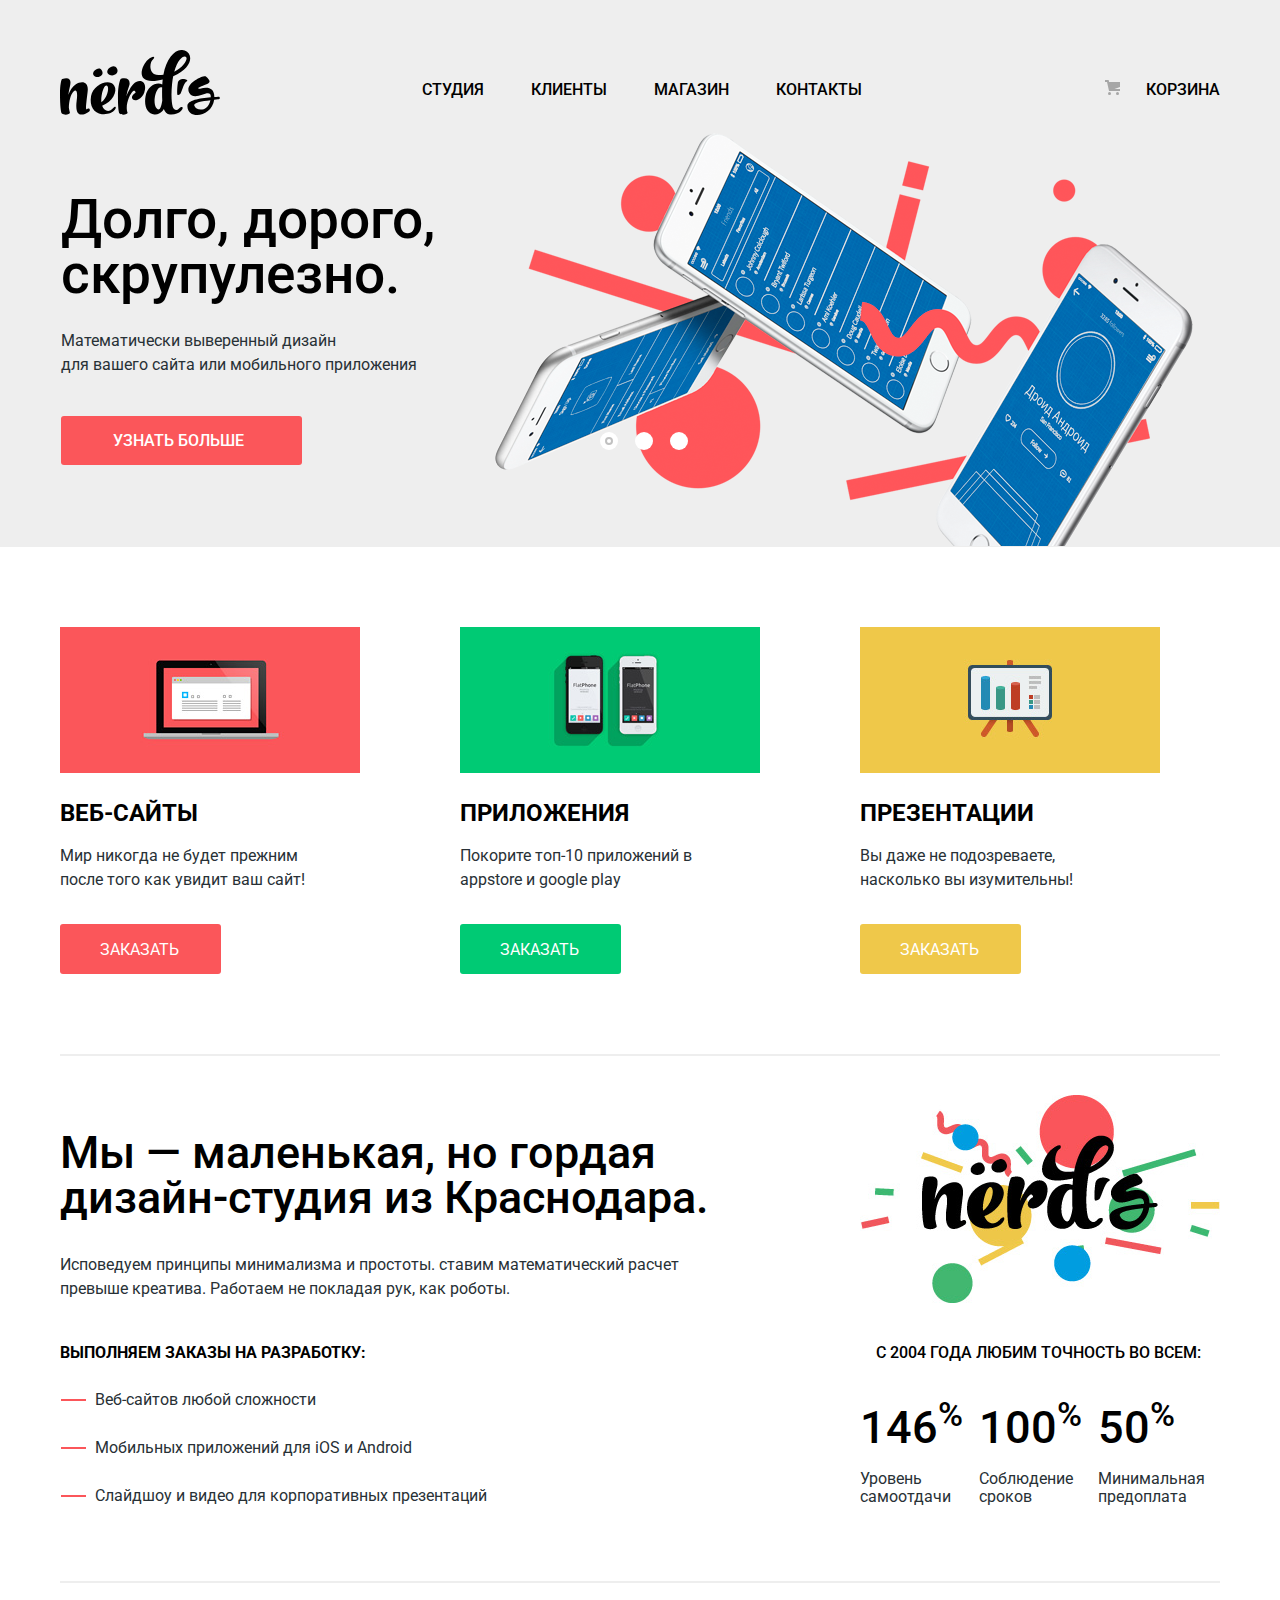
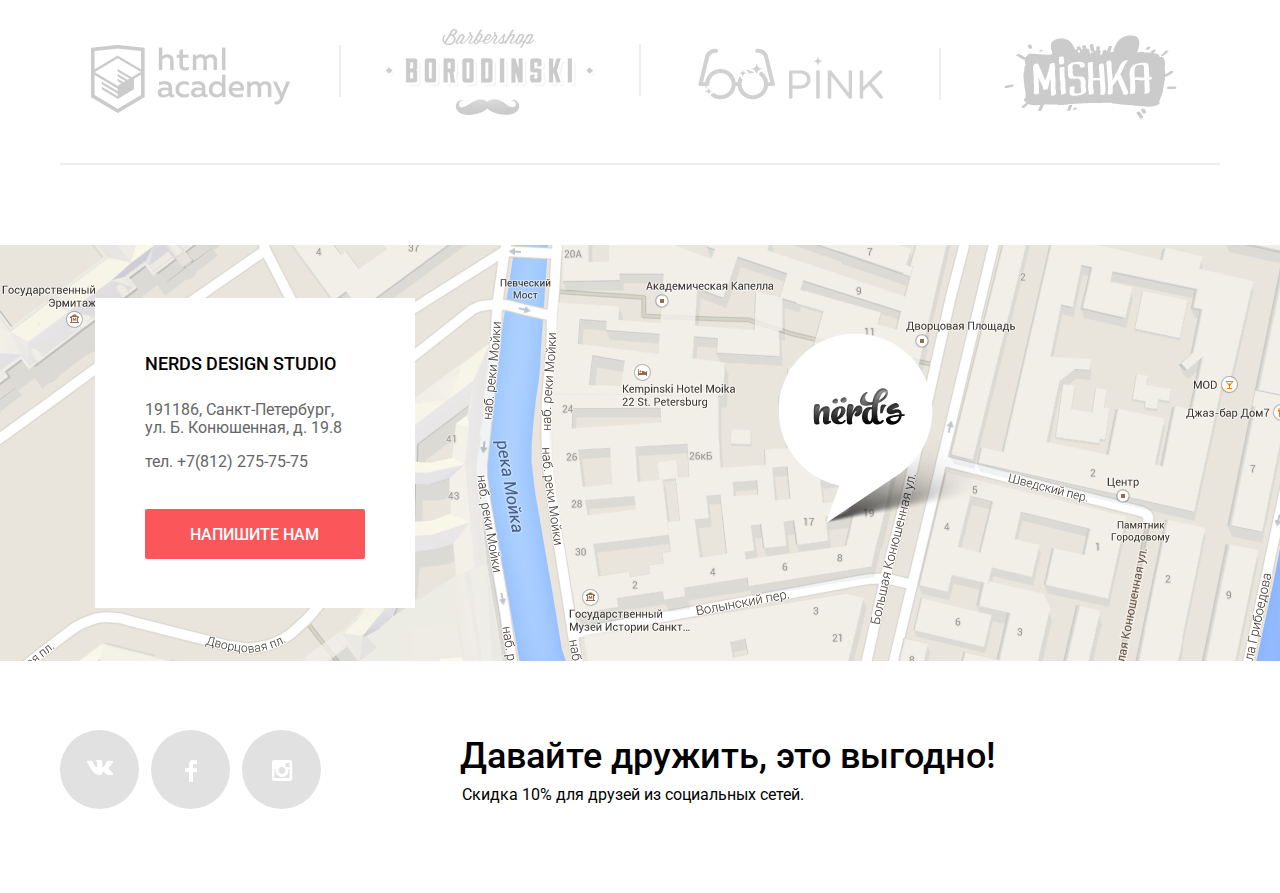
<file: index.html>
<!DOCTYPE html>
<html lang="ru">
  <head>
    <meta charset="utf-8">
    <title>HTML Academy: Нёрдс</title>
    <link href="https://fonts.googleapis.com/css?family=Roboto:400,400i,500,500i,700,700i,900,900i&display=swap&subset=cyrillic,cyrillic-ext,latin-ext" rel="stylesheet">
    <link href="css/normalize.css" rel="stylesheet">
    <link rel="stylesheet" href="css/style.min.css">
  </head>
  <body>
    <header class="header-top">
      <div class="header-top-container">
        <div class="header-top-container-1">
          <nav class="menu">
            <div class="menu-item-1">
              <a class="logo"><img src="img/nerds-logo.svg" alt="Логотип Нёрдс студии" width="160" height="65"></a>
                <ul class="site-nav">
                  <li class="active"><a href="#studio">Студия</a></li>
                  <li class="active"><a href="#client">Клиенты</a></li>
                  <li class="active"><a href="catalog.html">Магазин</a></li>
                  <li class="active"><a href="#contact">Контакты</a></li>
                </ul>
                <ul class="basket">
                  <li class="active">
                    <a class="box" href="#">
                      <svg version="1.1" id="Layer_1" xmlns="http://www.w3.org/2000/svg" xmlns:xlink="http://www.w3.org/1999/xlink" x="0px" y="0px"
                      	 width="15px" height="15px" viewBox="0 0 15 15" enable-background="new 0 0 15 15" xml:space="preserve">
                      <g>
                      	<circle cx="4.5" cy="13.5" r="1.5"/>
                      	<circle cx="12.5" cy="13.5" r="1.5"/>
                      	<polygon points="15,2 4.07,2 3.648,0 0,0 0,2 2.031,2 4.016,11 15,11 15,9 9.441,9 15,6.951 	"/>
                      </g>
                      </svg>
                      Корзина</a></li>
                </ul>
            </div>
          </nav>
        </div>
      </div>
    </header>

    <main class="content">
      <input class="visually-hidden sliders" type="radio" id="product-first" name="toggle" checked>
      <input class="visually-hidden sliders" type="radio" id="product-second" name="toggle">
      <input class="visually-hidden sliders" type="radio" id="product-third" name="toggle">

      <h1 class="visually-hidden">Дизайн студия «Nerds»</h1>

      <div class="header-top-container-2">
        <section class="slider">
          <div class="slider-controls">
            <label for="product-first">Первый</label>
            <label for="product-second">Второй</label>
            <label for="product-third">Третий</label>
          </div>
          <ul class="slider-list">
            <li class="slider-item slide" id="slide1">
              <h3 class="slide-title">Долго, дорого, скрупулезно.</h3>
              <p class="slide-paragraf">Математически выверенный дизайн<br>
              для вашего сайта или мобильного приложения</p>
              <a class="slide-button" href="#">Узнать больше</a>
            </li>
            <li class="slider-item slide" id="slide2">
              <h3 class="slide-title">Любим математику как никто другой</h3>
              <p class="slide-paragraf">Никакого креатива, только математические формулы для расчета идеальных пропорций.</p>
              <a class="slide-button" href="#">Узнать больше</a>
            </li>
            <li class="slider-item slide" id="slide3">
              <h3 class="slide-title">Только ночь,<br> только хардкор</h3>
              <p class="slide-paragraf">Работать днем, как все? Мы против этого.<br> Ближе к полуночи работа только начинается.</p>
              <a class="slide-button" href="#">Узнать больше</a>
            </li>
          </ul>
        </section>
      </div>

      <section class="services">
        <div class="servises-container">
          <div class="services-item">
            <img src="img/illustration-1.png" width="300" height="146" alt="Иконка веб-сайта">
            <h3>Веб-сайты</h3>
            <p>Мир никогда не будет прежним
            после того как увидит ваш сайт!</p>
            <a href="#">Заказать</a>
          </div>
          <div class="services-item">
            <img src="img/illustration-2.png" width="300" height="146" alt="Иконка мобильных приложений">
            <h3>Приложения</h3>
            <p>Покорите топ-10 приложений в
              appstore и google play</p>
            <a href="#">Заказать</a>
          </div>
          <div class="services-item">
            <img src="img/illustration-3.png" width="300" height="146" alt="Иконка презентаций">
            <h3>Презентации</h3>
            <p>Вы даже не подозреваете,
            насколько вы изумительны!</p>
            <a href="#">Заказать</a>
          </div>
        </div>
      </section>

      <section id="studio" class="info-privilege">
        <h2 class="visually-hidden">Преимущества</h2>
        <div class="info">
          <p class="info-item-1">Мы &#8212; маленькая, но гордая дизайн-студия из Краснодара.</p>
          <p class="info-item-2">Исповедуем принципы минимализма и простоты. ставим математический расчет превыше креатива. Работаем не покладая рук, как роботы.</p>
          <p class="info-item-3">Выполняем заказы на разработку:</p>
          <ul>
            <li><p class="info-item-4">Веб-сайтов любой сложности</p></li>
            <li><p class="info-item-4">Мобильных приложений для iOS и Android</p></li>
            <li><p class="info-item-4">Слайдшоу и видео для корпоративных презентаций</p></li>
          </ul>
        </div>

        <div class="privilege-item">
          <img src="img/nerds-illustration.png" width="360" height="208" alt="Изображение логотипа дизайн студии и её преимуществ">
          <p>С 2004 года любим точность во всем:</p>
          <dl>
            <div>
              <dt>146<sup>%</sup></dt>
              <dd>Уровень самоотдачи</dd>
            </div>
            <div>
              <dt>100<sup>%</sup></dt>
              <dd>Соблюдение сроков</dd>
            </div>
            <div>
              <dt>50<sup>%</sup></dt>
              <dd>Минимальная предоплата</dd>
            </div>
          </dl>
        </div>
      </section>

      <section id="client" class="works">
        <h2 class="visually-hidden">Выполненные проекты</h2>
        <ul>
          <li class="active-works"><a href="https://htmlacademy.ru/intensive/htmlcss"><img src="img/logo-1.png" alt="HTMLAcademy" width="199" height="68"></a></li>
          <li class="active-works"><a href="#"><img src="img/logo-2.png" alt="borodinski" width="209" height="90"></a></li>
          <li class="active-works"><a href="#"><img src="img/logo-3.png" alt="pink" width="185" height="52"></a></li>
          <li class="active-works"><a href="#"><img src="img/logo-4.png" alt="mishka" width="173" height="84"></a></li>
        </ul>
      </section>

    </main>

    <section id="contact" class="contacts">
      <div class="yandex-map">

      <iframe class="google-maps" src="https://www.google.com/maps/embed?pb=!1m18!1m12!1m3!1d1998.5989424123754!2d30.320894615769383!3d59.938796869048296!2m3!1f0!2f0!3f0!3m2!1i1024!2i768!4f13.1!3m3!1m2!1s0x4696310fca5ba729%3A0xea9c53d4493c879f!2z0JHQvtC70YzRiNCw0Y8g0JrQvtC90Y7RiNC10L3QvdCw0Y8g0YPQuy4sIDE5LCDQodCw0L3QutGCLdCf0LXRgtC10YDQsdGD0YDQsywgMTkxMTg2!5e0!3m2!1sru!2sru!4v1583775264922!5m2!1sru!2sru" width="1440" height="416"  allowfullscreen=""></iframe>

      </div>
      <div class="contacts-item">
        <h2 class="visually-hidden">Контакты</h2>
        <p class="bold">Nerds design studio</p>
        <p class="adress">191186, Санкт-Петербург,<br> ул. Б. Конюшенная, д. 19.8</p>
        <p class="tel-item"><a class="tel" href="tel:+78122757575">тел. +7(812) 275-75-75</a></p>
        <a class="message" href="#">Напишите нам</a>
      </div>
      <img class="map-marker" src="img/map-marker.png" width="231" height="190" alt="Дизайн студия находится по адресу: город Санкт-Петербург, ул. Б. Конюшенная, д. 19.8 ">
    </section>


    <footer class="footer-main">
      <ul>
        <li><a href="#"><img src="img/vk-icon.svg" width="26" height="15" alt="ВК"></a></li>
        <li><a href="#"><img src="img/fb-icon.svg" width="12" height="22" alt="Фейсбук"></a></li>
        <li><a href="#"><img src="img/insta-icon.svg" width="21" height="21" alt="Инстаграм"></a></li>
      </ul>

      <div class="sale">
        <h3>Давайте дружить, это выгодно!</h3>
        <p>Скидка 10% для друзей из социальных сетей.<p>
      </div>
    </footer>

    <section class="modal-login">
      <h2 class="modal-title">Напишите нам</h2>
      <form class="login-form" action="https://echo.htmlacademy.ru" method="post">
        <div class="user-item-container">
          <label for="user-name"><span class="modal-text">Ваше имя:</span></label>
          <input class="user-item" type="text" id="user-name" name="user-name" placeholder="Имя Фамилия" >
        </div>

        <div class="user-item-container">
          <label for="user-email"><span class="modal-text">Ваш e-mail:</span></label>
          <input class="user-item" type="email" id="user-email" name="user-email" placeholder="email@example.com" >
        </div>

        <div class="user-write-us-container">
          <span class="modal-text">Текст письма:</span>
          <textarea class="user-write-us" id="user-write" name="user-write" rows="5" placeholder="В свободной форме" ></textarea>
        </div>
        <button class="button" type="submit">Отправить</button>
      </form>
      <button class="modal-close" type="button">
        <span class="visually-hidden">Закрыть</span>
      </button>
    </section>

  <script src="js/popap.min.js">
  </script>
  </body>
</html>
</file>
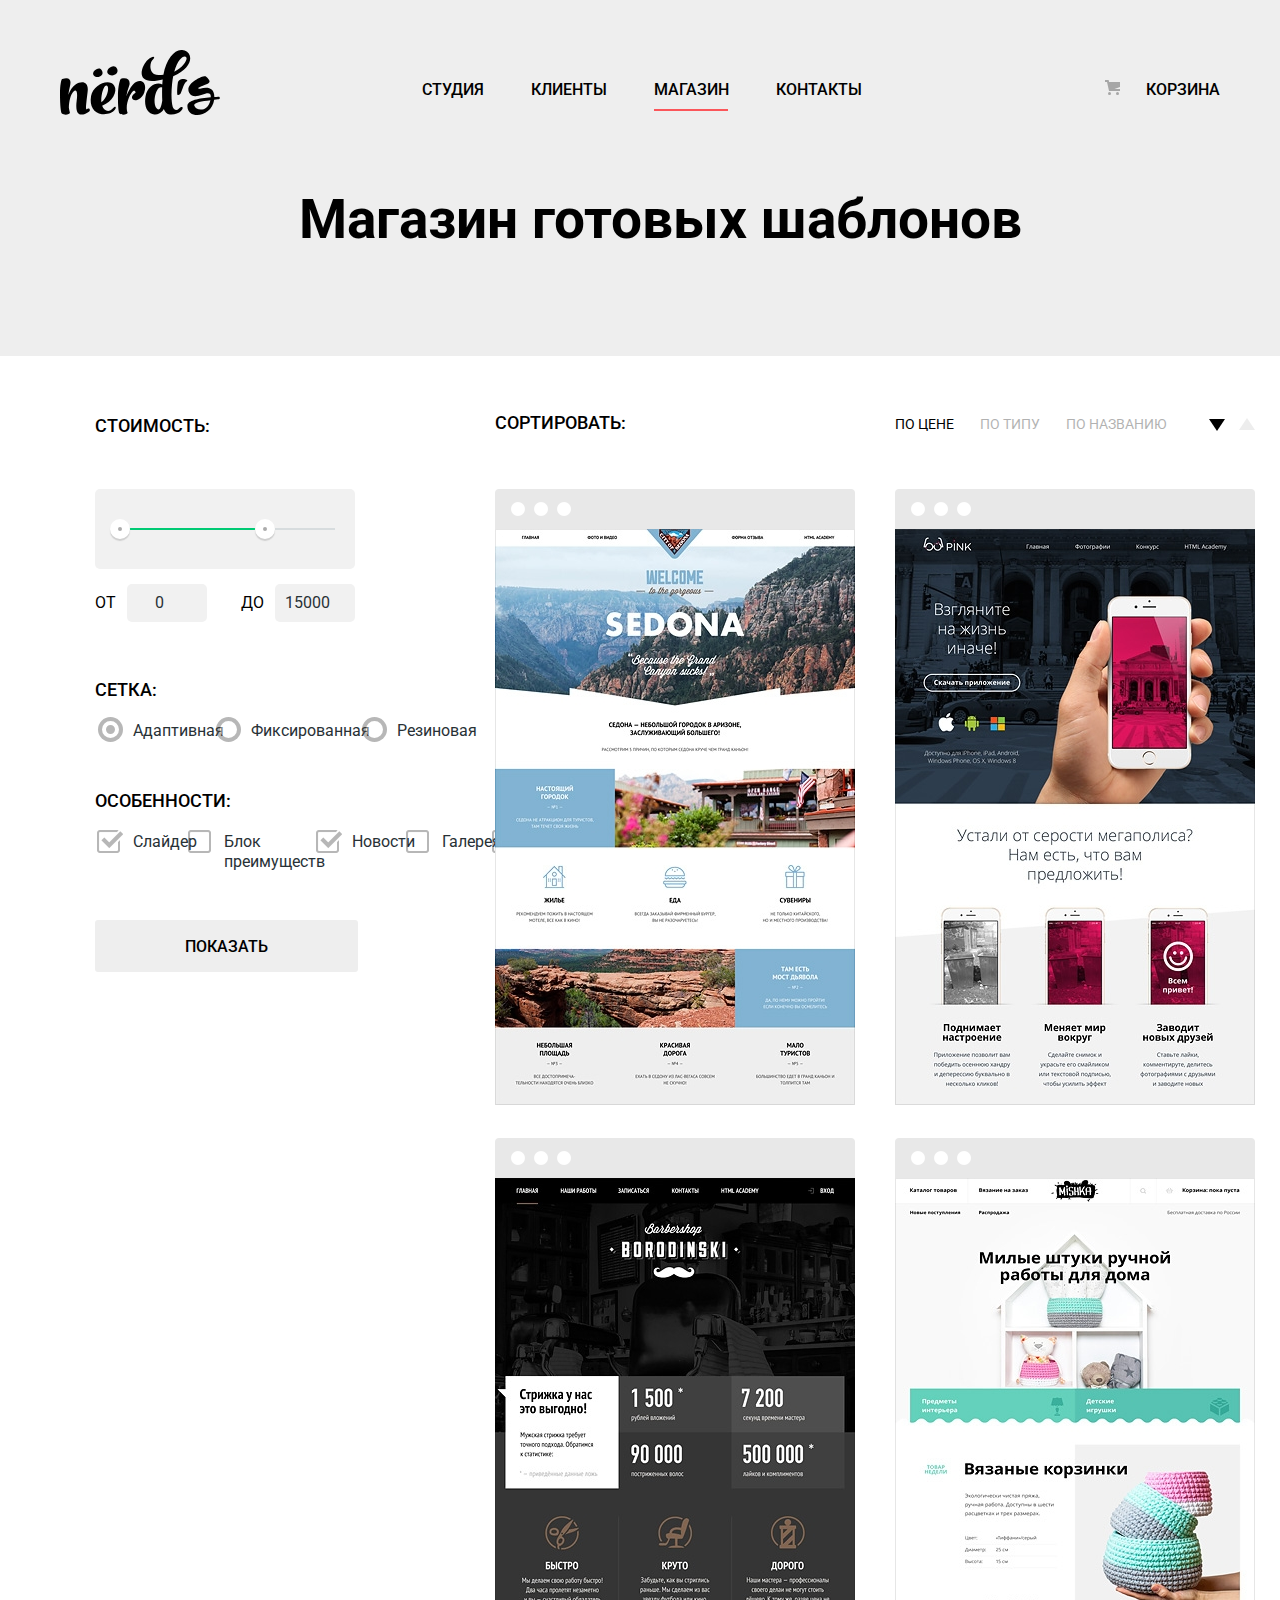
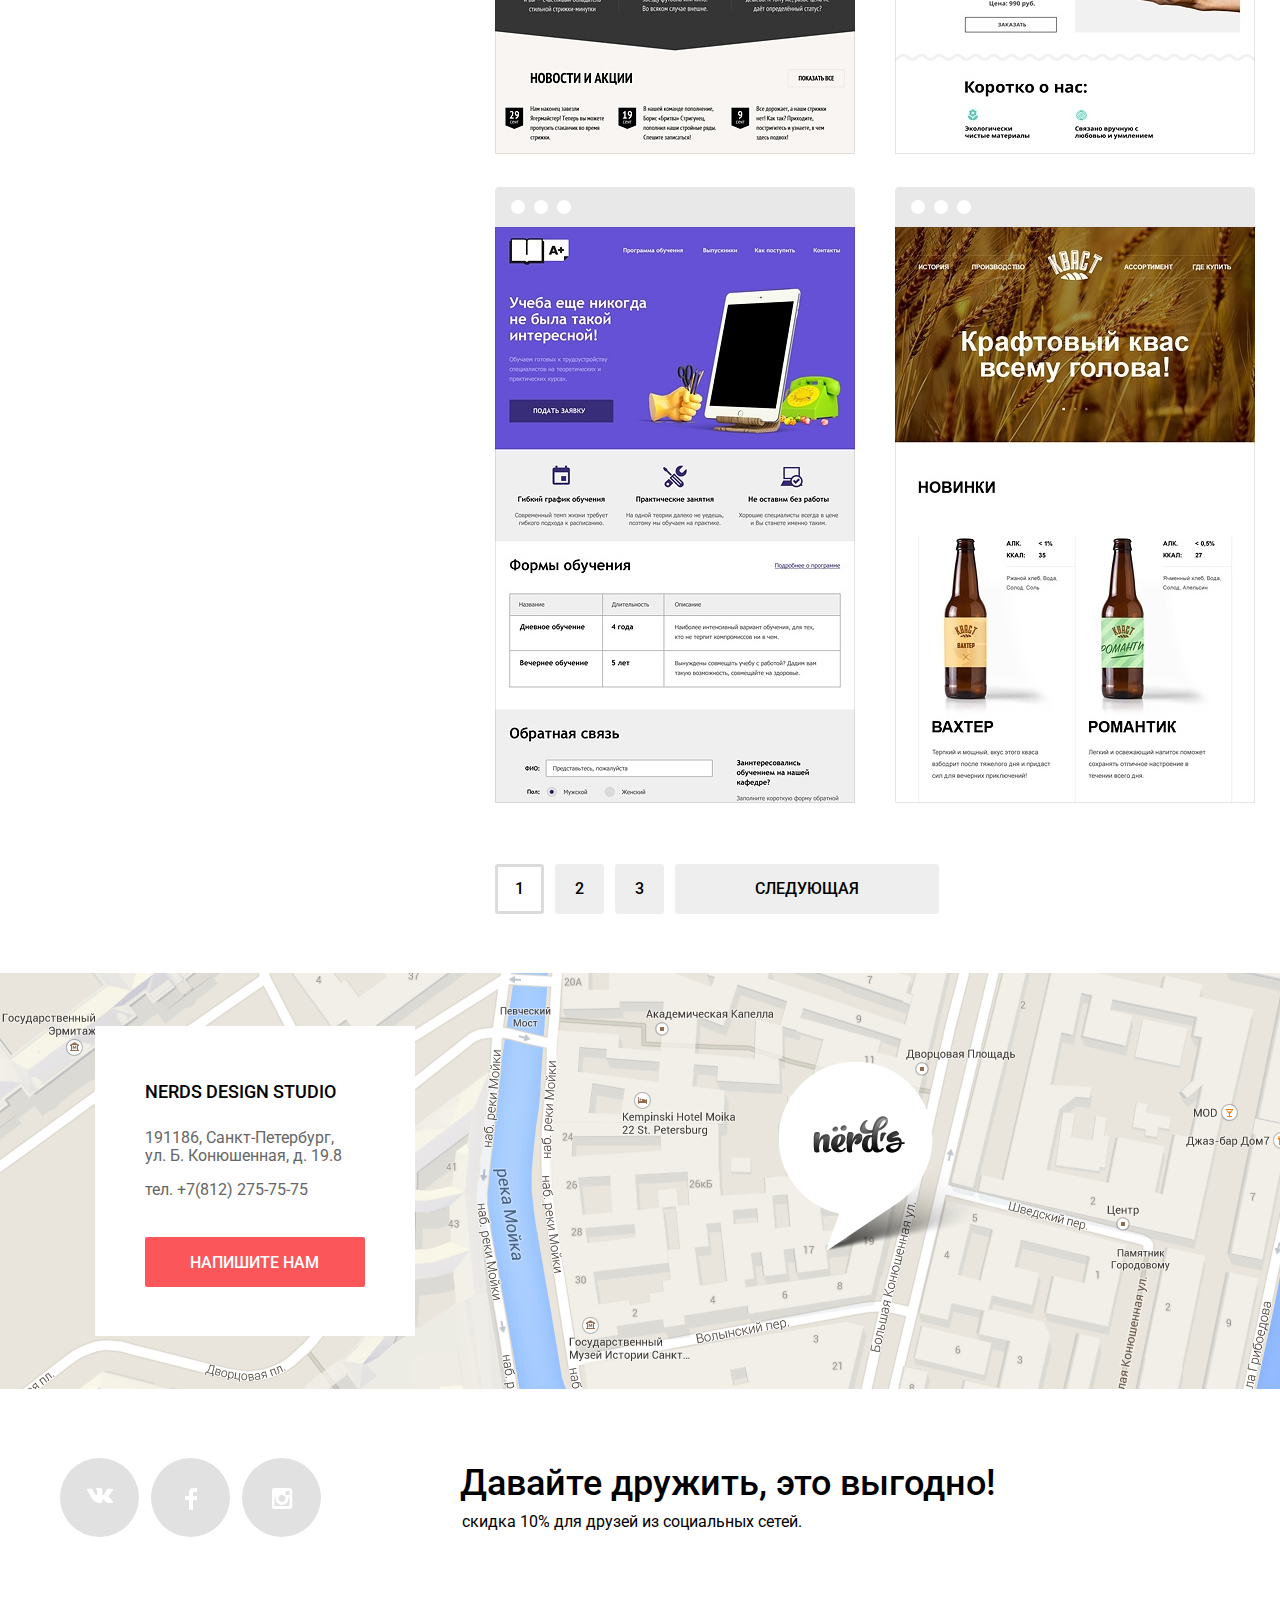
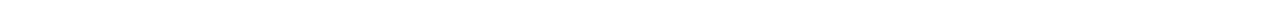
<file: catalog.html>
<!DOCTYPE html>
<html lang="ru">
  <head>
    <meta charset="utf-8">
    <title>Магазин: Нёрдс</title>
    <link href="https://fonts.googleapis.com/css?family=Roboto:400,400i,500,500i,700,700i,900,900i&display=swap&subset=cyrillic,cyrillic-ext,latin-ext" rel="stylesheet">
    <link href="css/normalize.css" rel="stylesheet">
    <link rel="stylesheet" href="css/style.min.css">
  </head>
  <body>
    <header class="header-top">
      <div class="header-top-container">
        <div class="header-top-container-1">
          <nav class="menu">
            <div class="menu-item-1">
              <a class="logo" href="index.html"><img src="img/nerds-logo.svg" alt="Логотип Нёрдс студии" width="160" height="65"></a>
                <ul class="site-nav">
                  <li class="active"><a href="index.html#studio">Студия</a></li>
                  <li class="active"><a href="index.html#client">Клиенты</a></li>
                  <li class="active now-catalog"><a href="#">Магазин</a></li>
                  <li class="active"><a href="#contact">Контакты</a></li>
                </ul>
                <ul class="basket">
                  <li class="active">
                    <a class="box" href="#">
                      <svg version="1.1" id="Layer_1" xmlns="http://www.w3.org/2000/svg" xmlns:xlink="http://www.w3.org/1999/xlink" x="0px" y="0px"
                      	 width="15px" height="15px" viewBox="0 0 15 15" enable-background="new 0 0 15 15" xml:space="preserve">
                      <g>
                      	<circle cx="4.5" cy="13.5" r="1.5"/>
                      	<circle cx="12.5" cy="13.5" r="1.5"/>
                      	<polygon points="15,2 4.07,2 3.648,0 0,0 0,2 2.031,2 4.016,11 15,11 15,9 9.441,9 15,6.951 	"/>
                      </g>
                      </svg>
                      Корзина</a></li>
                </ul>
            </div>
          </nav>
        </div>
      </div>
    </header>

    <main class="content">
      <div class="title-shop">
          <h2>Магазин готовых шаблонов</h2>
      </div>

      <div class="flex-price">
        <div class="flex-price-form">
        <form  class="prices" action="https://echo.htmlacademy.ru" method="post" oninput="price-item.value=price.value">
          <fieldset class="filter-item">
            <legend>Стоимость:</legend>
            <div class="range-filter">
              <div class="range-controls">
                <div class="scale">
                  <div class="bar" style="margin-left: 0%; width: 65%">
                  </div>
                </div>
                <div class="toggle toggle-min">
                </div>
                <div class="toggle toggle-max">
                </div>
              </div>
              <div class="price-controls">
                <label for="min-price" class="min-price">
                 от <input id="min-price" name="min-price" type="number" value="0"></label>
                <label for="max-price" class="max-price">
                 до <input id="max-price" name="max-price" type="number" value="15000"></label>
              </div>
            </div>
          </fieldset>

          <fieldset class="price">
            <legend>Сетка:</legend>
            <input class="btn-1" type="radio" name="grid" id="adaptive-item" value="adaptive" checked>
            <label class="btn btn-out-1" for="adaptive-item">Адаптивная</label>

            <input class="btn-2" type="radio" name="grid" id="fixed-item" value="fixed">
            <label class="btn btn-out-2" for="fixed-item">Фиксированная</label>

            <input class="btn-3" type="radio" name="grid" id="rubber-item" value="rubber">
            <label class="btn btn-out-3" for="rubber-item">Резиновая</label>
          </fieldset>

          <fieldset class="price">
            <legend>Особенности:</legend>
            <input class="btn-4" type="checkbox" name="slider" id="slider-field" checked>
            <label class="checkbox btn-out-4" for="slider-field">Слайдер</label>

            <input class="btn-5" type="checkbox" name="advantage" id="advantage-field">
            <label class="checkbox btn-out-5" for="advantage-field">Блок преимуществ</label>

            <input class="btn-6" type="checkbox" name="news" id="news-field" checked>
            <label class="checkbox btn-out-6" for="news-field">Новости</label>

            <input class="btn-7" type="checkbox" name="gallery" id="gallery-field">
            <label class="checkbox btn-out-7" for="gallery-field">Галерея</label>

            <input class="btn-8" type="checkbox" name="basket" id="basket-field">
            <label class="checkbox btn-out-8" for="basket-field">Корзина</label>
          </fieldset>

          <input class="submit-1" type="submit" value="показать">
      </form>
      </div>

      <section class="gallery-project">
        <h2 class="visually-hidden">Галерея шаблонов</h2>

        <div class="sort">
          <h3>Сортировать:</h3>
          <div class="sort-container">
            <ul class="sort-item-1">
              <li><a class="sort-item-1-active" href="#">по цене</a></li>
              <li><a href="#">по типу</a></li>
              <li><a href="#">по названию</a></li>
            </ul>
            <ul class="sort-item-2">
              <li><a class="up sort-item-2-active" href="#"></a></li>
              <li><a class="down" href="#"></a></li>
            </ul>
          </div>
        </div>

        <ul class="gallery-project-1">
          <li class="gallery-project-item">
            <img src="img/img-sedona.jpg" width="360" height="576" alt="SEDONA">
            <span class="visually-hidden">арт. 001</span>
            <div class="sedona">
              <h3><a class="name-site" href="catalog-item.html">Sedona</a></h3>
              <p>Информационный сайт для туристов</p>
              <a class="active-catalog" href="catalog-item.html">9 900 руб.</a>
            </div>
          </li>
          <li class="gallery-project-item">
            <img src="img/img-pink.jpg" width="360" height="576" alt="PINK">
            <span class="visually-hidden">арт. 002</span>
            <div class="pink">
              <h3><a class="name-site" href="catalog-item.html">Pink</a></h3>
              <p>Продуктовый лединг приложения для iOS и Androind</p>
              <a class="active-catalog" href="catalog-item.html">9 900 руб.</a>
            </div>
          </li>
          <li class="gallery-project-item">
            <img src="img/img-barbershop.jpg" width="360" height="576" alt="BORODINSKI">
            <span class="visually-hidden">арт. 003</span>
            <div class="BORODINSKI">
              <h3><a class="name-site" href="catalog-item.html">borodinski</a></h3>
              <p>Стрижка усов и бороды</p>
              <a class="active-catalog" href="catalog-item.html">9 900 руб.</a>
            </div>
          </li>
          <li class="gallery-project-item">
            <img src="img/img-mishka.jpg" width="360" height="576" alt="MISHKA">
            <span class="visually-hidden">арт. 004</span>
            <div class="MISHKA">
              <h3><a class="name-site" href="catalog-item.html">Mishka</a></h3>
              <p>Интернет магазин вещей сделанных своими руками</p>
              <a class="active-catalog" href="catalog-item.html">9 900 руб.</a>
            </div>
          </li>
          <li class="gallery-project-item">
            <img src="img/img-aplus.jpg" width="360" height="576" alt="A+">
            <span class="visually-hidden">арт. 005</span>
            <div class="A+">
              <h3><a class="name-site" href="catalog-item.html">A+</a></h3>
              <p>Образовательный центр</p>
              <a class="active-catalog" href="catalog-item.html">9 900 руб.</a>
            </div>
          </li>
          <li class="gallery-project-item">
            <img src="img/img-kvast.jpg" width="360" height="576" alt="магазин кваса">
            <span class="visually-hidden">арт. 006</span>
            <div class="KWAST">
              <h3><a class="name-site" href="catalog-item.html">Кваст</a></h3>
              <p>Интернет магазин крафтового кваса</p>
              <a class="active-catalog" href="catalog-item.html">9 900 руб.</a>
            </div>
          </li>
        </ul>

        <ul class="paginator">
          <li class="disabled"><a class="disabled prev" href="#prev">Предыдущая</a></li>
          <li><a class="current" href="#1">1</a></li>
          <li><a href="#2">2</a></li>
          <li><a href="#3">3</a></li>
          <li><a class="next" href="#next">Следующая</a></li>
        </ul>

      </section>
    </div>

    </main>

    <section id="contact" class="contacts">
      <div class="yandex-map">

      <iframe class="google-maps" src="https://www.google.com/maps/embed?pb=!1m18!1m12!1m3!1d1998.5989424123754!2d30.320894615769383!3d59.938796869048296!2m3!1f0!2f0!3f0!3m2!1i1024!2i768!4f13.1!3m3!1m2!1s0x4696310fca5ba729%3A0xea9c53d4493c879f!2z0JHQvtC70YzRiNCw0Y8g0JrQvtC90Y7RiNC10L3QvdCw0Y8g0YPQuy4sIDE5LCDQodCw0L3QutGCLdCf0LXRgtC10YDQsdGD0YDQsywgMTkxMTg2!5e0!3m2!1sru!2sru!4v1583775264922!5m2!1sru!2sru" width="1440" height="416"  allowfullscreen=""></iframe>

      </div>
      <div class="contacts-item">
        <h2 class="visually-hidden">Контакты</h2>
        <p class="bold">Nerds design studio</p>
        <p class="adress">191186, Санкт-Петербург,<br> ул. Б. Конюшенная, д. 19.8</p>
        <p class="tel-item"><a class="tel" href="tel:+78122757575">тел. +7(812) 275-75-75</a></p>
        <a class="message" href="#">Напишите нам</a>
      </div>
      <img class="map-marker" src="img/map-marker.png" width="231" height="190" alt="Дизайн студия находится по адресу: город Санкт-Петербург, ул. Б. Конюшенная, д. 19.8 ">
    </section>

    <footer class="footer-main">

      <ul>
        <li><a href="#"><img src="img/vk-icon.svg" width="26" height="15" alt="ВК"></a></li>
        <li><a href="#"><img src="img/fb-icon.svg" width="12" height="22" alt="Фейсбук"></a></li>
        <li><a href="#"><img src="img/insta-icon.svg" width="21" height="21" alt="Инстаграм"></a></li>
      </ul>

      <div class="sale">
        <h3>Давайте дружить, это выгодно!</h3>
        <p>скидка 10% для друзей из социальных сетей.</p>
      </div>
    </footer>

    <section class="modal-login">
      <h2 class="modal-title">Напишите нам</h2>
      <form class="login-form" action="https://echo.htmlacademy.ru" method="post">
        <div class="user-item-container">
          <label for="user-name"><span class="modal-text">Ваше имя:</span></label>
          <input class="user-item" type="text" id="user-name" name="user-name" placeholder="Имя Фамилия" >
        </div>

        <div class="user-item-container">
          <label for="user-email"><span class="modal-text">Ваш e-mail:</span></label>
          <input class="user-item" type="email" id="user-email" name="user-email" placeholder="email@example.com" >
        </div>

        <div class="user-write-us-container">
          <span class="modal-text">Текст письма:</span>
          <textarea class="user-write-us" id="user-write" name="user-write" rows="5" placeholder="В свободной форме" ></textarea>
        </div>
        <button class="button" type="submit">Отправить</button>
      </form>
      <button class="modal-close" type="button">
        <span class="visually-hidden">Закрыть</span>
      </button>
    </section>

    <script src="js/popap.min.js">
    </script>
  </body>
</html>
</file>
<file: css/style.min.css>
body{width:100%;margin:0;padding:0;font-family:"Roboto",Arial,sans-serif;font-size:14px;background-color:white}a{text-decoration:none}.visually-hidden{position:absolute;width:1px;height:1px;clip:rect(0,0,0,0)}.header-top{width:100%;margin:0 auto;background-color:#eee;margin-bottom:0}.header-top-container{width:1160px;margin:0 auto;padding-left:20px;padding-right:20px}.header-top-container-1{padding-top:40px}.menu{width:1160px;margin-top:0;font-size:16px;color:#000;text-transform:uppercase}.menu-item-1{width:1160px;display:flex;flex-wrap:wrap;justify-content:space-between;align-items:center;padding-top:10px}.logo img{color:#000;margin-left:0}.site-nav{max-width:645px;padding-top:10px;padding-left:45px}.site-nav li{margin-right:47px}.menu a{font-family:"Roboto",Arial,sans-serif;font-weight:500;color:#000}.menu li{text-transform:uppercase}.active:link a{color:black}.active:hover a{color:#fb565a}.active:visited a,.active:active a{color:rgba(0,0,0,.3)}.site-nav,.basket{list-style:none;color:#000;display:flex;flex-wrap:wrap}.basket{padding-top:10px}.basket svg{margin-right:22px;fill:#a6a6a6}.basket li{position:relative}.basket img{position:absolute;left:-40px}.content{width:100%;margin:0;padding:0}.header-top-container-2{width:100%;min-height:426px;margin:0 auto;margin-bottom:80px;background-color:#eee}.slider{position:relative;width:1160px;margin:0 auto;min-height:426px;padding-left:20px;padding-right:20px;text-align:left}.slider-list{min-height:426px;margin:0;padding:0;list-style:none}.slide{display:none}.slide:nth-child(1){min-height:426px;background-color:inherit;vertical-align:middle;background-image:url(../img/slide1.png);background-repeat:no-repeat;background-position:434px 13px;;border:1px solid transparent}.slide:nth-child(2){min-height:426px;background-color:#eee;vertical-align:middle;background-image:url(../img/slide2.png);background-repeat:no-repeat;background-position:434px 13px;;border:1px solid transparent}.slide:nth-child(3){min-height:426px;background-color:#eee;vertical-align:middle;background-image:url(../img/slide3.png);background-repeat:no-repeat;background-position:360px 13px;;border:1px solid transparent}.slide-title{font-family:"Roboto",Arial,sans-serif;width:520px;margin-top:72px;margin-bottom:27px;line-height:55px;font-weight:500;font-size:55px}.slide-paragraf{font-family:"Roboto",Arial,sans-serif;width:420px;font-size:16px;line-height:24px;font-weight:400;color:#283136;margin-bottom:39px}.slide-button{display:block;text-transform:uppercase;background-color:#fb565a;padding-left:52px;padding-top:0;width:189px;text-align:left;vertical-align:middle;color:#fff;font-family:"Roboto",Arial,sans-serif;font-size:16px;font-weight:500;line-height:49px;text-decoration:none;border-radius:3px;cursor:pointer}.slide-button:hover{background-color:#e74246}.slide-button:active{background-color:#d7373b;color:#dd6164}.slider-controls{position:absolute;top:318px;left:565px;height:18px;z-index:100;font-size:0}.slider-controls label{display:inline-block;vertical-align:middle;width:4px;height:4px;margin-right:27px;border:2px solid #fff;border-radius:50%;background-color:#fff;box-shadow:0 0 0 5px #fff;cursor:pointer}.sliders:nth-child(1):checked~.header-top-container-2 .slide:nth-child(1){display:block}.sliders:nth-child(2):checked~.header-top-container-2 .slide:nth-child(2){display:block}.sliders:nth-child(3):checked~.header-top-container-2 .slide:nth-child(3){display:block}.sliders:nth-child(1):checked~.header-top-container-2 .slider-controls label[for="product-first"],.sliders:nth-child(2):checked~.header-top-container-2 .slider-controls label[for="product-second"],.sliders:nth-child(3):checked~.header-top-container-2 .slider-controls label[for="product-third"]{border:2px solid #c1c1c1}.services{position:relative;width:1160px;padding-left:20px;padding-right:20px;margin:0 auto;margin-bottom:29px}.servises-container{display:flex;justify-content:left;border-bottom:2px solid #eee;padding-bottom:95px}.services-item{margin-right:100px}.services-item img{margin-bottom:0}.services-item h3{font-family:"Roboto",Arial,sans-serif;font-size:24px;line-height:30px;font-weight:700;text-transform:uppercase;margin-top:22px;margin-bottom:15px}.services-item p{font-family:"Roboto",Arial,sans-serif;font-size:16px;line-height:24px;color:#283136;width:275px;margin-bottom:49px}.services-item a{font-family:"Roboto",Arial,sans-serif;text-transform:uppercase;font-size:16px;line-height:18px;padding:16px 42px 15px 40px;border-radius:3px;color:#fff}.services-item:nth-of-type(1) a{background-color:#fb565a}.services-item:nth-of-type(1):hover a{background-color:#e74246}.services-item:nth-of-type(1):active a{background-color:#d7373b;color:#e48789}.services-item:nth-of-type(2) a{background-color:#00ca74}.services-item:nth-of-type(2):hover a{background-color:#00bc6c}.services-item:nth-of-type(2):active a{background-color:#00aa62;color:#74c69c}.services-item:nth-of-type(3) a{background-color:#efc84a}.services-item:nth-of-type(3):hover a{background-color:#eab534}.services-item:nth-of-type(3):active a{background-color:#e5a722;color:#edc47f}.info-privilege{display:flex;width:1160px;padding-left:20px;padding-right:20px;margin:0 auto;padding-bottom:50px}.info{width:722px;margin-right:140px}.info-item-1{width:660px;font-family:"Roboto",Arial,sans-serif;font-size:45px;line-height:45px;font-weight:500;margin-bottom:33px}.info-item-2{font-family:"Roboto",Arial,sans-serif;font-size:16px;line-height:24px;color:#283136;margin-bottom:40px}.info-item-3{font-family:"Roboto",Arial,sans-serif;font-size:16px;line-height:24px;text-transform:uppercase;font-weight:700;margin-bottom:23px}.info ul{position:relative;list-style:none;margin:0;padding-left:35px;margin-bottom:15px}.info li{margin-bottom:24px}.info-item-4{font-family:"Roboto",Arial,sans-serif;font-size:16px;line-height:24px;color:#283136}.info li::before{content:"";position:absolute;width:25px;height:2px;background-color:#fb565a;top:11px;left:1px}.info li:nth-of-type(2)::before{top:59px}.info li:nth-of-type(3)::before{top:107px}.privilege-item img{padding-top:10px}.privilege-item p{font-family:"Roboto",Arial,sans-serif;font-size:16px;line-height:24px;font-weight:500;text-transform:uppercase;padding-left:16px;margin-top:34px;margin-bottom:50px}.privilege-item dl{display:flex}.privilege-item dt{font-family:"Roboto",Arial,sans-serif;font-size:45px;line-height:10.06px;font-weight:500;text-transform:uppercase;margin-top:8px;margin-right:16px;margin-bottom:37px}.privilege-item dd{font-family:"Roboto",Arial,sans-serif;margin:0;color:#283136;font-size:16px;line-height:18px}.works{position:relative;width:1160px;padding-left:20px;padding-right:20px;margin:0 auto;margin-bottom:80px;border-top:2px solid transparent;border-bottom:2px solid transparent}.works::before{content:"";position:absolute;width:1160px;height:2px;background-image:url(../img/line.png);background-repeat:no-repeat;top:-3px;left:20px}.works::after{content:"";position:absolute;width:1160px;height:2px;background-image:url(../img/line.png);background-repeat:no-repeat;top:179px;left:20px}.works ul{list-style:none;display:flex;margin:0;padding:0}.active-works{height:115px;position:relative}.active-works:nth-child(1){padding-left:31px;padding-top:61px;width:220px}.active-works:nth-child(2){margin-left:52px;padding-left:23px;padding-top:45px;width:220px}.active-works:nth-child(3){margin-left:67px;padding-left:25px;padding-top:64px;width:200px}.active-works:nth-child(4){padding-left:20px;margin-left:86px;padding-top:51px;width:180px}.active-works:not(:nth-child(4))::after{position:absolute;content:"";width:2px;height:52px;background-color:#eee}.active-works:nth-child(1)::after{right:-30px}.active-works:nth-child(2)::after{top:60px;right:-35px}.active-works:nth-child(3)::after{right:-43px}.works img{opacity:.2}.active-works:hover img{opacity:1}.active-works:active img{opacity:.1}.contacts{position:relative;width:100%;height:416px;background-image:url(../img/map.png);margin-bottom:50px}.google-maps{width:100%;margin:0 auto;border:none}.contacts img{margin:0 auto}.contacts .contacts-item{position:absolute;padding:30px 50px;top:53px;left:95px;width:220px;min-height:250px;background-color:white}.contacts-item .message{display:block;text-transform:uppercase;font-family:"Roboto",Arial,sans-serif;font-size:16px;font-weight:500;line-height:48px;padding-right:2px;padding-top:2px;text-align:center;vertical-align:middle;background-color:#fb565a;color:#fff;border-radius:2px}.contacts-item .message:hover{background-color:#e74246}.tel-item{margin-bottom:38px}.contacts-item .adress{font-family:"Roboto",Arial,sans-serif;font-size:16px;line-height:18px;color:#666}.contacts-item .tel{font-family:"Roboto",Arial,sans-serif;font-size:16px;line-height:18px;color:#666}.contacts-item .bold{font-family:"Roboto",Arial,sans-serif;text-transform:uppercase;font-size:18px;line-height:30px;font-weight:500;margin-top:21px;margin-bottom:22px}.contacts .map-marker{position:absolute;top:88px;left:778px}.footer-main{width:1160px;padding-left:20px;padding-right:20px;margin:0 auto;margin-bottom:70px;display:flex;flex-wrap:wrap;align-items:center}.footer-main ul{display:flex;flex-wrap:wrap;justify-content:left;width:400px;padding:0;list-style:none}.footer-main li{position:relative;margin-top:5px;margin-right:12px}.footer-main a{display:block;background-color:#e1e1e1;width:79px;height:79px;border-radius:50%}.footer-main a:hover{background-color:#e74246}.footer-main a:active{background-color:#d7373b}.footer-main img{position:absolute;top:30px;left:50%;transform:translateX(-50%)}.footer-main a:active img{opacity:.3}.footer-main .sale{width:560px}.sale h3{font-family:"Roboto",Arial,sans-serif;font-size:36px;line-height:36px;font-weight:500;margin-top:25px;margin-bottom:-6px}.sale p{font-family:"Roboto",Arial,sans-serif;font-size:16px;line-height:22px;padding-left:2px}@keyframes bounce{0%{transform:translateY(-2000px)}70%{transform:translateY(30px)}90%{transform:translateY(-10px)}100%{transform:translateY(0)}}@keyframes shake{0%,100%{transform:translateX(0)}10%,30%,50%,70%,90%{transform:translateX(-10px)}20%,40%,60%,80%{transform:translateX(10px)}}.modal-login{display:none;position:fixed;color:#000;background-color:#fff;box-shadow:0 20px 30px 0 #3d3e3e;top:100px;left:210px;width:760px;padding-left:130px;padding-right:70px;padding-bottom:80px}.modal-show{display:block;animation:bounce 0.6s}.modal-error{animation:shake 0.6s}.modal-close{position:absolute;top:76px;right:62px;width:22px;height:22px;background-color:transparent;border:0;cursor:pointer}.modal-close::before,.modal-close::after{content:"";position:absolute;top:10px;left:2px;width:19px;height:3px;background-color:#fecccd}.modal-close:hover::before,.modal-close:hover::after{background-color:#fb565a}.modal-close:active::before,.modal-close:active::after{background-color:#fee}.modal-close::before{transform:rotate(45deg)}.modal-close::after{transform:rotate(-45deg)}.modal-title{font-family:"Roboto",Arial,sans-serif;font-size:45px;line-height:45px;margin-top:70px}.modal-text{font-family:"Roboto",Arial,sans-serif;display:block;font-size:16px;line-height:18px;font-weight:700;margin-bottom:5px}.user-item{width:360px;height:46px}.user-item-container{display:inline-block;vertical-align:middle;width:360px;margin-bottom:30px}.user-item-container:nth-child(1){margin-right:37px}.user-write-us{width:758px}.user-item,.user-write-us{box-sizing:border-box;padding-left:15px;padding-right:15px;color:#444;opacity:.5;border:2px solid #d7dcde;border-radius:3px}.user-item:hover,.user-write-us:hover{border:2px solid #b4b9bb}.user-item:focus,.user-write-us:focus{opacity:1;border:2px solid #000}.user-item:invalid,.user-write-us:invalid{color:#e74246;border:2px solid #e74246}.user-write-us-container{margin-bottom:47px}.button{font-family:"Roboto",Arial,sans-serif;font-size:16px;line-height:18px;color:#fff;text-transform:uppercase;padding:20px 80px;background-color:#fb565a;border:none;cursor:pointer}.menu-item-1 .logo:active{opacity:.3}.title-shop{font-family:"Roboto",Arial,sans-serif;width:100%;margin:0 auto;text-align:center;padding-top:20px;padding-bottom:55px;background-color:#eee}.site-nav .now-catalog{position:relative}.site-nav .now-catalog::before{content:"";position:absolute;width:74px;height:2px;background-color:#fb565a;top:28px;left:0}.title-shop h2{font-family:"Roboto",Arial,sans-serif;font-weight:500px;font-size:55px;margin:0 auto;padding:0;padding-left:41px;padding-top:49px;padding-bottom:49px}.flex-price-form{width:260px;margin-right:5px}.filter-item{margin:0;padding:0;border:none;margin-bottom:53px}.range-filter{width:260px;margin-top:48px}.filter-item legend{font-family:"Roboto",Arial,sans-serif;font-size:18px;line-height:30px;text-transform:uppercase;font-weight:500}.range-controls{position:relative;height:41px;margin-bottom:15px;padding-top:39px;padding-right:20px;padding-left:20px;background-color:#f1f1f1;border-radius:5px}.range-controls .scale{height:2px;background:#d7dcde}.range-controls .bar{width:70%;height:2px;background:#00ca74}.range-controls .toggle{position:absolute;top:30px;left:0;width:4px;height:4px;padding:0;border:8px solid #fff;background-color:#ababab;box-shadow:0 2px 1px 0 #cfcfcf;border-radius:50%;cursor:pointer}.range-controls .toggle-min{left:15px}.range-controls .toggle-max{left:160px}.price-controls{font-size:0}.price-controls label{display:inline-block;width:50%;font-size:16px;text-transform:uppercase;vertical-align:middle}.price-controls input{width:60px;padding:10px 10px;margin-left:7px;font-family:Roboto,Arial,sans-serif;font-size:16px;text-align:center;color:#283136;border:none;border-radius:5px;background:#f1f1f1}.max-price{text-align:right}.price{border:none;margin:0;margin-bottom:16px}.price legend{font-family:"Roboto",Arial,sans-serif;font-size:18px;line-height:30px;font-weight:500;margin-left:-11px;margin-bottom:11px}.price input[type="radio"]{display:none}.price input[type="checkbox"]{display:none}.price label{padding-left:27px;position:relative;color:#283136;font-size:16px;line-height:20px;margin-bottom:20px}.price .btn::before{content:"";position:absolute;left:-4px;width:9px;height:9px;border:4px solid #fff;box-shadow:0 0 0 4px #4d4d4d;border-radius:50%;background-color:#fff;cursor:pointer;opacity:.4}.price .btn:hover::before{opacity:1}.price .btn:disabled::before{opacity:.1}.btn-1:checked~.btn[for="adaptive-item"]::before,.btn-2:checked~.btn[for="fixed-item"]::before,.btn-3:checked~.btn[for="rubber-item"]::before{background-color:#4d4d4d;opacity:.4}.btn-1:checked~.btn[for="adaptive-item"]:hover::before,.btn-2:checked~.btn[for="fixed-item"]:hover::before,.btn-3:checked~.btn[for="rubber-item"]:hover::before{opacity:1}.btn-1:disabled~.btn[for="adaptive-item"],.btn-2:disabled~.btn[for="fixed-item"],.btn-3:disabled~.btn[for="rubber-item"]{opacity:.1}.price .checkbox{position:relative}.price .checkbox::before{content:"";position:absolute;top:-2px;left:-9px;width:26px;height:23px;background-image:url(../img/checkbox-off.png);background-repeat:no-repeat;opacity:.4;cursor:pointer}.price .checkbox:hover::before{opacity:1}.price .checkbox:disabled::before{opacity:.1}.btn-4:checked~.checkbox[for="slider-field"]::before,.btn-5:checked~.checkbox[for="advantage-field"]::before,.btn-6:checked~.checkbox[for="news-field"]::before,.btn-7:checked~.checkbox[for="gallery-field"]::before,.btn-8:checked~.checkbox[for="basket-field"]::before{background-image:url(../img/checkbox-on.png);opacity:.4}.btn-4:checked~.checkbox[for="slider-field"]:hover::before,.btn-5:checked~.checkbox[for="advantage-field"]:hover::before,.btn-6:checked~.checkbox[for="news-field"]:hover::before,.btn-7:checked~.checkbox[for="gallery-field"]:hover::before,.btn-8:checked~.checkbox[for="basket-field"]:hover::before{opacity:1}.btn-4:disabled~.checkbox[for="slider-field"],.btn-5:disabled~.checkbox[for="advantage-field"],.btn-6:disabled~.checkbox[for="news-field"],.btn-7:disabled~.checkbox[for="gallery-field"],.btn-8:disabled~.checkbox[for="basket-field"]{opacity:.1}.submit-1{font-family:"Roboto",Arial,sans-serif;font-size:16px;text-transform:uppercase;line-height:18px;font-weight:500;border:none;padding:18px 90px 16px 90px;background-color:#eee;cursor:pointer;border-radius:3px;margin-top:4px}.submit-1:hover{background-color:#dfdfdf}.submit-1:active{outline:none;background-color:#d5d5d5;opacity:.3;box-shadow:0 -3px 0 0 #bfbfbf}.price legend{text-transform:uppercase}.prices label:first-child{text-transform:uppercase}.prices{margin:0 auto;display:flex;flex-direction:column;align-items:flex-start}.flex-price{display:flex;justify-content:space-between;max-width:1160px;margin:0 auto;margin-left:95px;margin-top:55px}.price{display:flex;width:180px}.gallery-project{box-sizing:border-box}.gallery-project ul{max-width:760px;padding:0;display:flex;justify-content:space-between;flex-wrap:wrap;text-decoration:none;list-style:none}.gallery-project .sort{margin:0 auto;display:flex;flex-wrap:wrap;max-width:800px;text-transform:uppercase;justify-content:space-between;align-items:center;margin-bottom:39px}.sort h3{font-family:"Roboto",Arial,sans-serif;font-size:18px;line-height:18px;font-weight:500;margin-top:3px}.gallery-project .sort-container{margin:0;padding:0;width:360px;display:flex;justify-content:space-between;margin-top:-13px}.sort-item-1{width:272px;margin:0;padding:0;align-items:center}.sort-item-1 a{margin-right:0;font-weight:400;color:#000;opacity:.3;font-size:14px;line-height:18px}.sort-item-1 a:hover{opacity:.6}.sort-item-1 a:active{opacity:1}.sort-item-1 .sort-item-1-active{opacity:1}.sort-item-2{position:relative;width:45px}.sort-item-2 .up{position:absolute;right:30px;top:-5px;width:0;height:0;border:8px solid #fff;border-top-color:#ededed;border-top-width:12px}.sort-item-2 .up:hover{border-top-color:#a6a6a6}.sort-item-2 .up:active{border-top-color:#000}.sort-item-2 .down{position:absolute;right:0;top:-14px;width:0;height:0;border:8px solid #fff;border-bottom-color:#ededed;border-bottom-width:12px}.sort-item-2 .down:hover{border-bottom-color:#a6a6a6}.sort-item-2 .down:active{border-bottom-color:#000}.sort-item-2 .sort-item-2-active{border-top-color:#000}.gallery-project-1 li{position:relative;padding-top:40px;margin-bottom:30px}.gallery-project-1 li::before{content:"";position:absolute;width:360px;height:40px;top:0;left:0;background-image:url(../img/browser.png);background-repeat:no-repeat;background-position:50% 50%;opacity:.12}.gallery-project-1 li:hover::before{opacity:1}.gallery-project-item div{position:absolute;bottom:0;width:236px;min-height:231px;background-color:#eee;display:none;text-align:center;padding-left:62px;padding-right:62px}.gallery-project-item:hover div{display:block}.gallery-project-item p{font-size:16px;line-height:18px;color:#666;margin-bottom:40px}.gallery-project-item .active-catalog{text-transform:uppercase;font-size:16px;line-height:18px;color:#fff;background-color:#fb565a;padding-left:60px;padding-right:60px;padding-top:18px;padding-bottom:16px;position:absolute;bottom:45px;left:80px}.gallery-project-item .name-site{font-family:"Roboto",Arial,sans-serif;color:#000;font-size:18px;font-weight:500;line-height:30px;text-transform:uppercase}.gallery-project-item .name-site:hover{color:#fb565a}.gallery-project-item .name-site:active{color:#000;opacity:.3}.active-catalog:hover{background-color:#e74246}.active-catalog:active{background-color:#d7373b}.gallery-project .paginator{margin-top:28px;margin-bottom:59px;min-width:444px;text-align:left;display:flex;justify-content:flex-start}.paginator li{margin:0;padding:0;margin-right:11px}.paginator a{display:block;text-decoration:none;line-height:50px;height:50px;padding:0 20px;background-color:#eee;color:#000;font-family:"Roboto",Arial,sans-serif;font-size:16px;font-weight:500;text-transform:uppercase;text-align:center;vertical-align:middle;border-radius:3px}.paginator a:hover{background-color:#dfdfdf}.paginator a:active{background-color:#d5d5d5;opacity:.3;box-shadow:0 -3px 0 0 #bfbfbf;height:47px;line-height:47px}.paginator .prev,.paginator .next{padding-left:80px;padding-right:80px}.paginator .current{background-color:#fff;line-height:44px;height:44px;padding:0 17px;border:3px solid #dbdbdb}.paginator .disabled{display:none}
</file>
